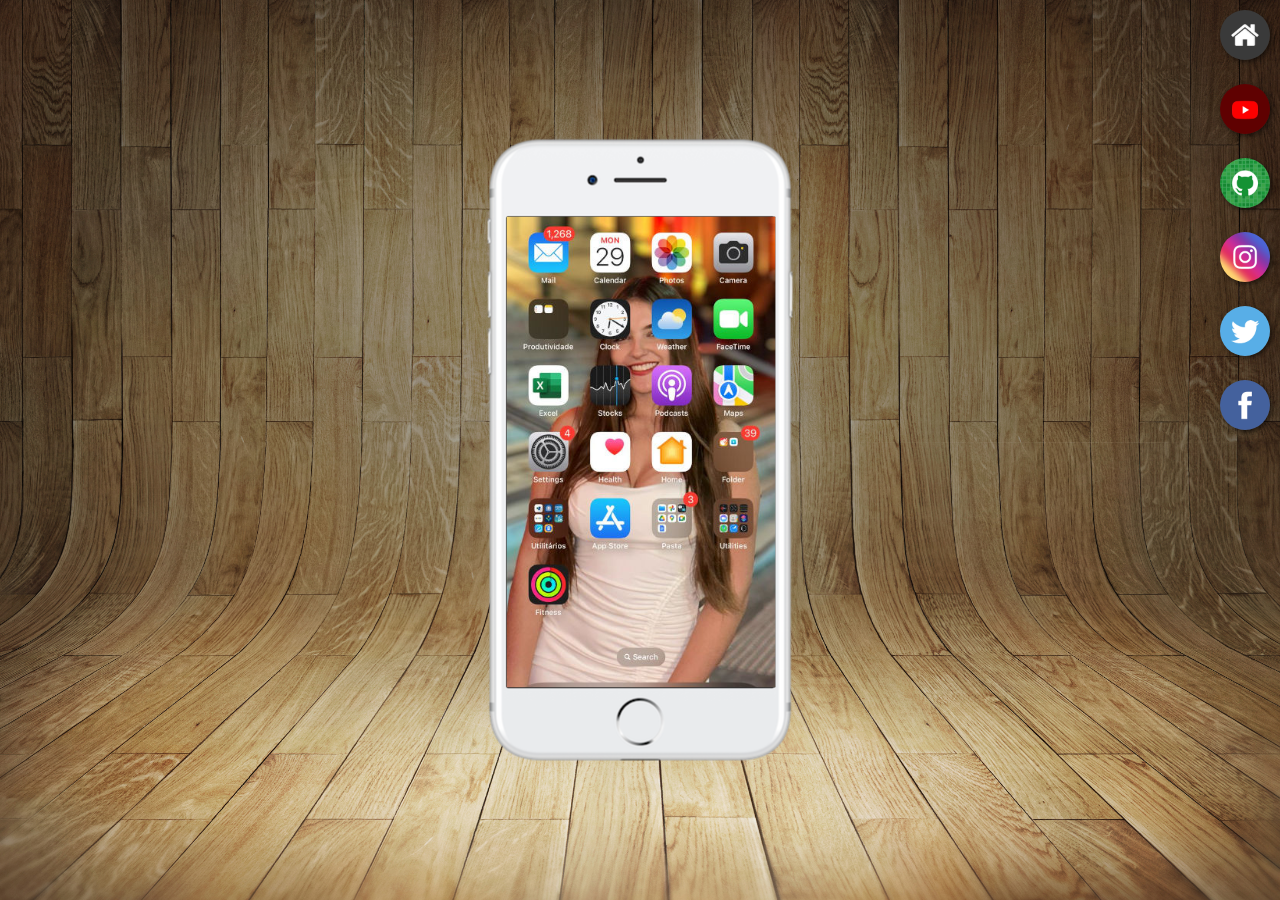
<file: index.html>
<!DOCTYPE html>
<html lang="en">

<head>
    <meta charset="UTF-8">
    <meta name="viewport" content="width=device-width, initial-scale=1.0">
    <title>Projeto Redesocial</title>
    <link rel="shortcut icon" href="favicon.ico" type="image/x-icon">
    <link rel="stylesheet" href="style.css">
</head>

<body>
    <main>
        <section id="telefone">
            <iframe src="imagens/home.html" name="tela" id="tela" frameborder="0"></iframe>

        </section>
        <section id="redessociais">
            <a href="imagens/home.html" target="tela"><img src="imagens/logo-home.jpg" alt="home"></a><br>
            <a href="youtube.html" target="tela"><img src="imagens/logo-youtube.jpg" alt="youtube"></a><br>
            <a href="github.htm" target="tela"><img src="imagens/logo-github.jpg" alt="github"></a><br>
            <a href="instagram.html" target="tela"> <img src="imagens/logo-instagram.jpg" alt="instagram"></a><br>
            <a href="" target="tela"><img src="imagens/logo-twitter.jpg" alt="twitter"></a><br>
            <a href="" target="tela"><img src="imagens/logo-facebook.jpg" alt="logo-facebook"></a><br>


        </section>
    </main>

</body>

</html>
</file>
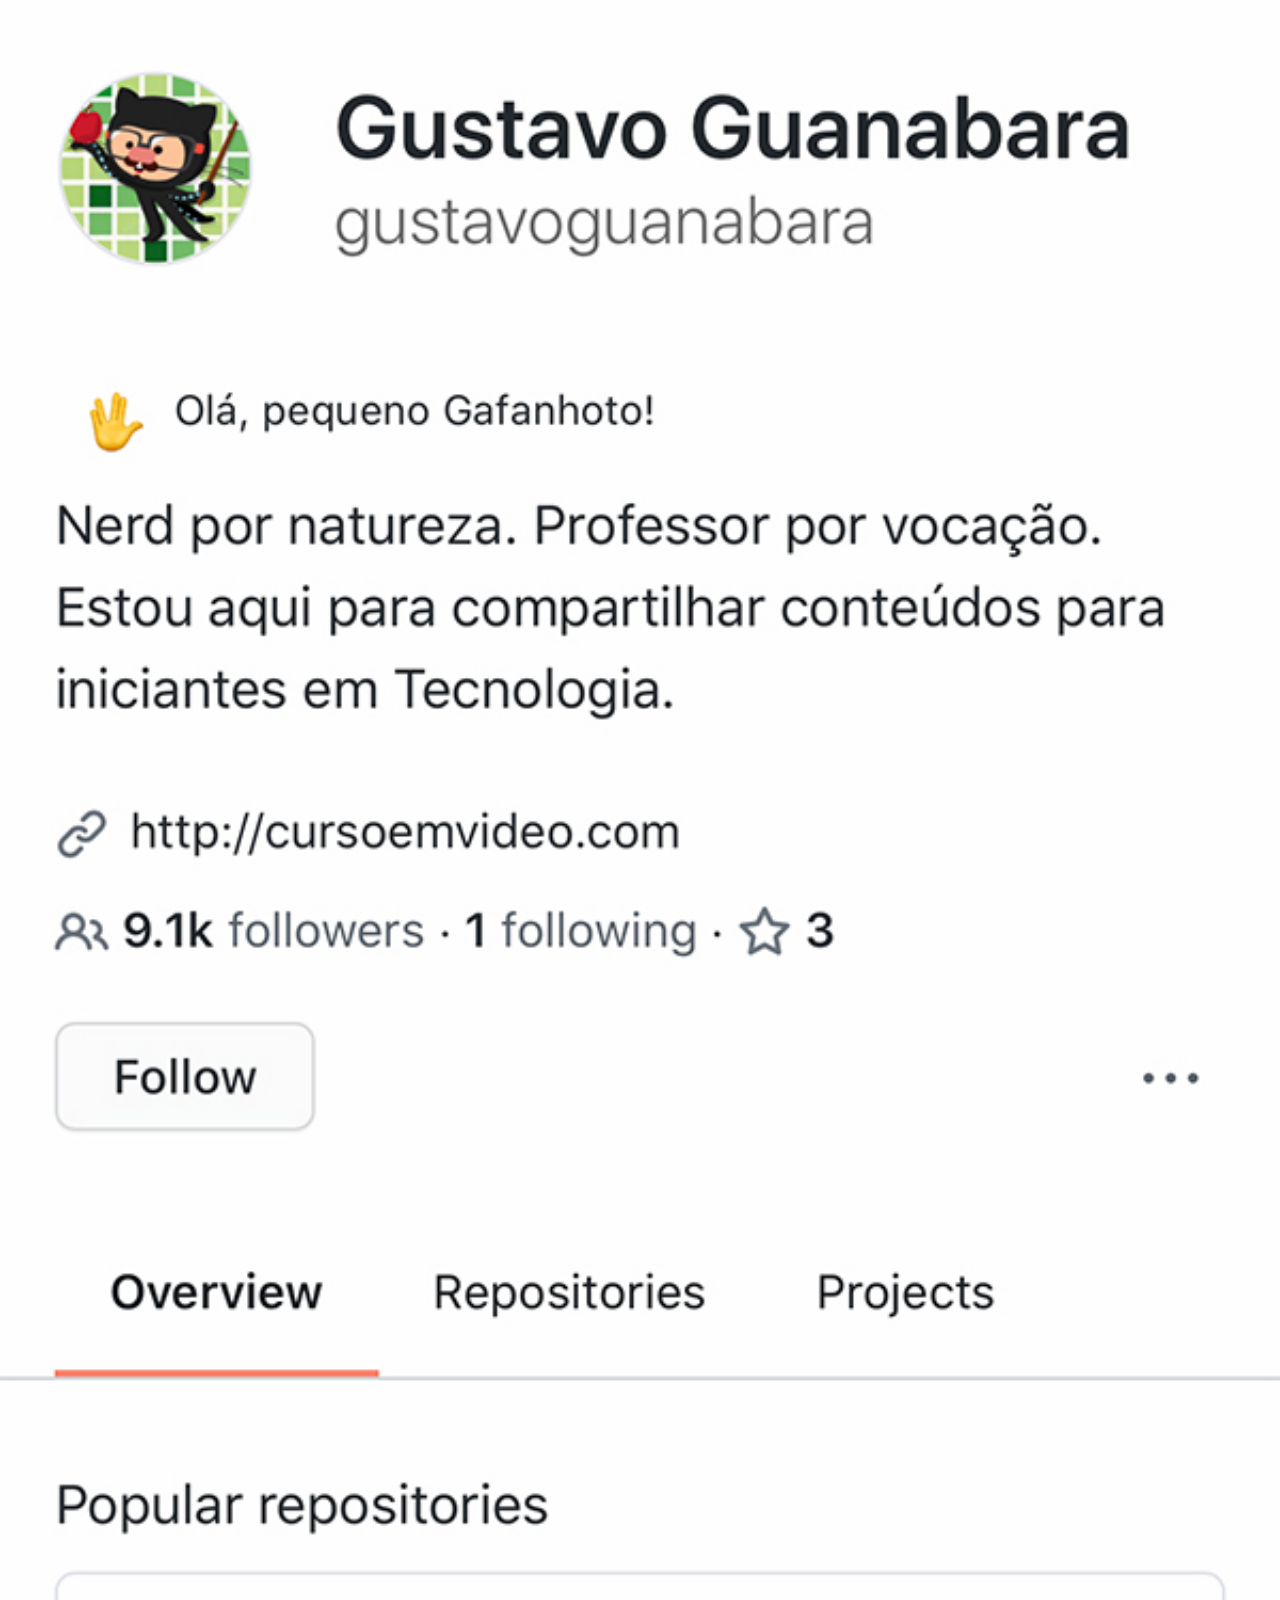
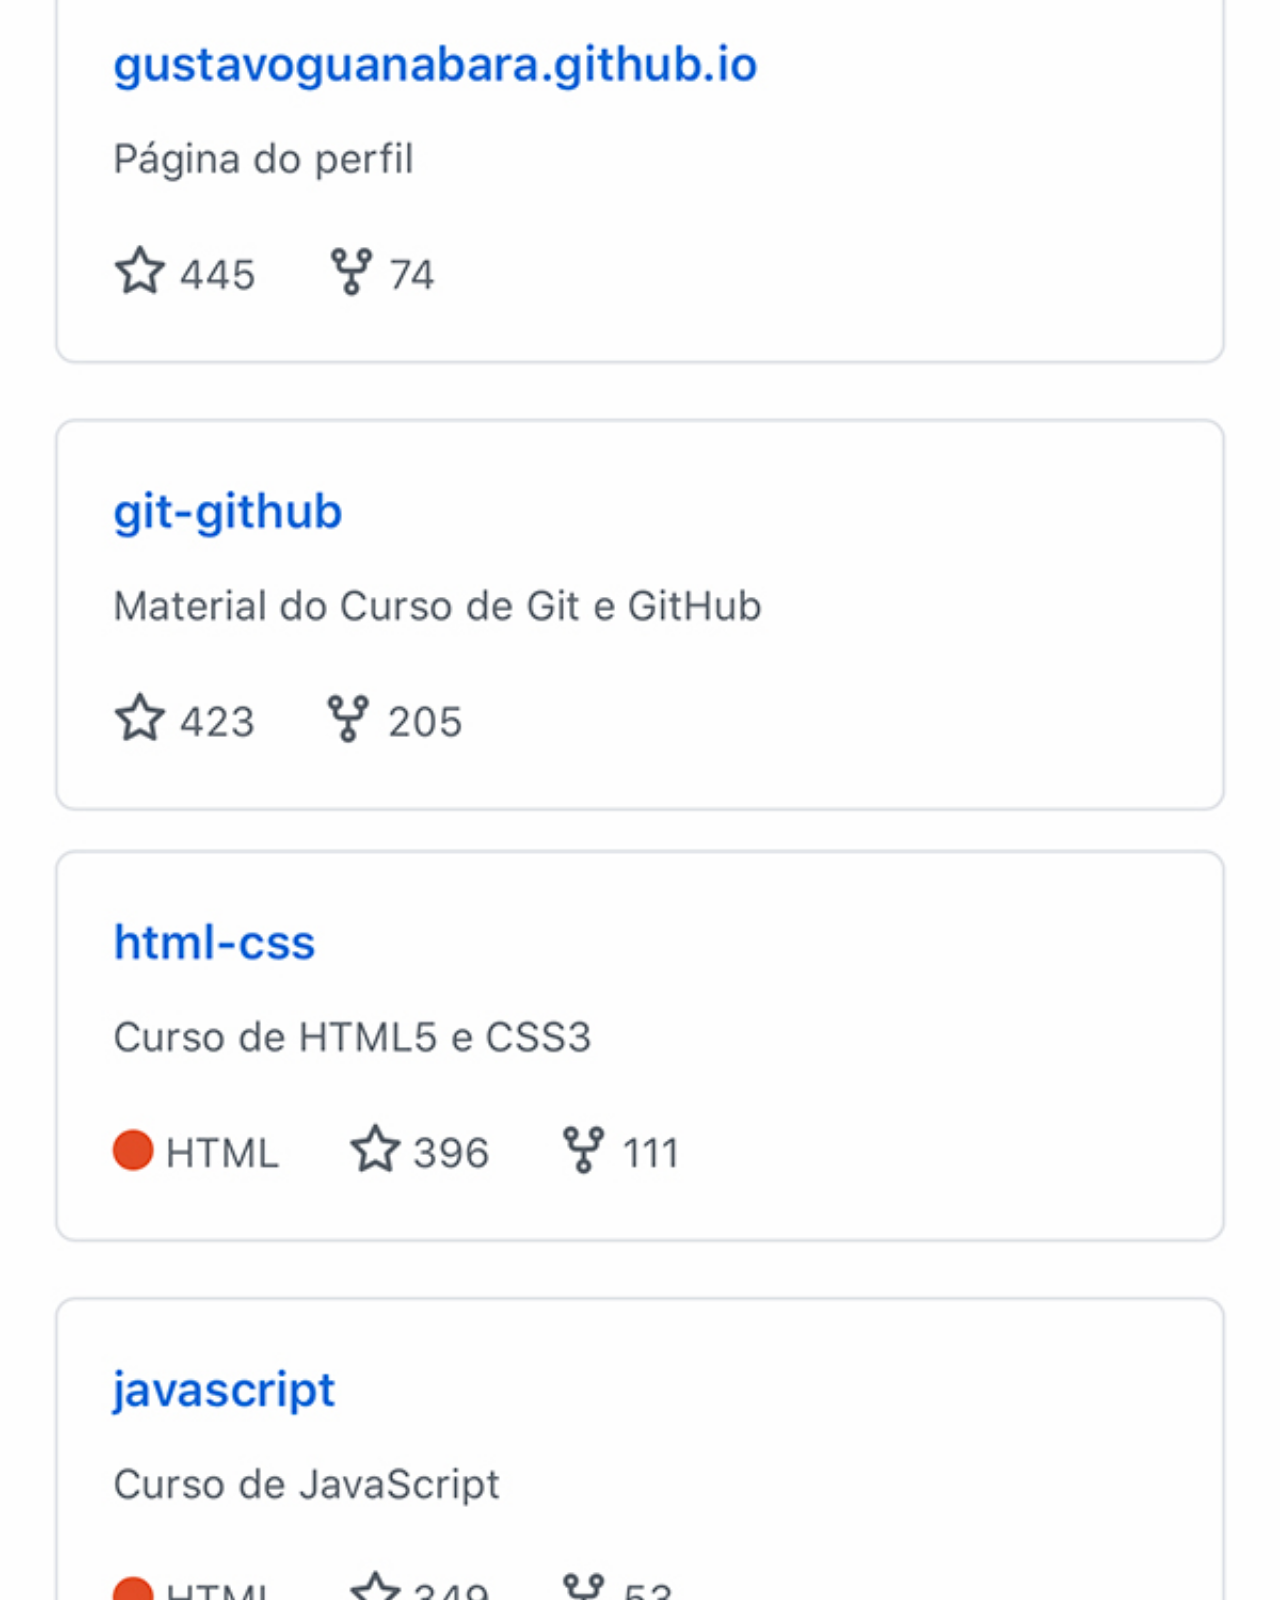
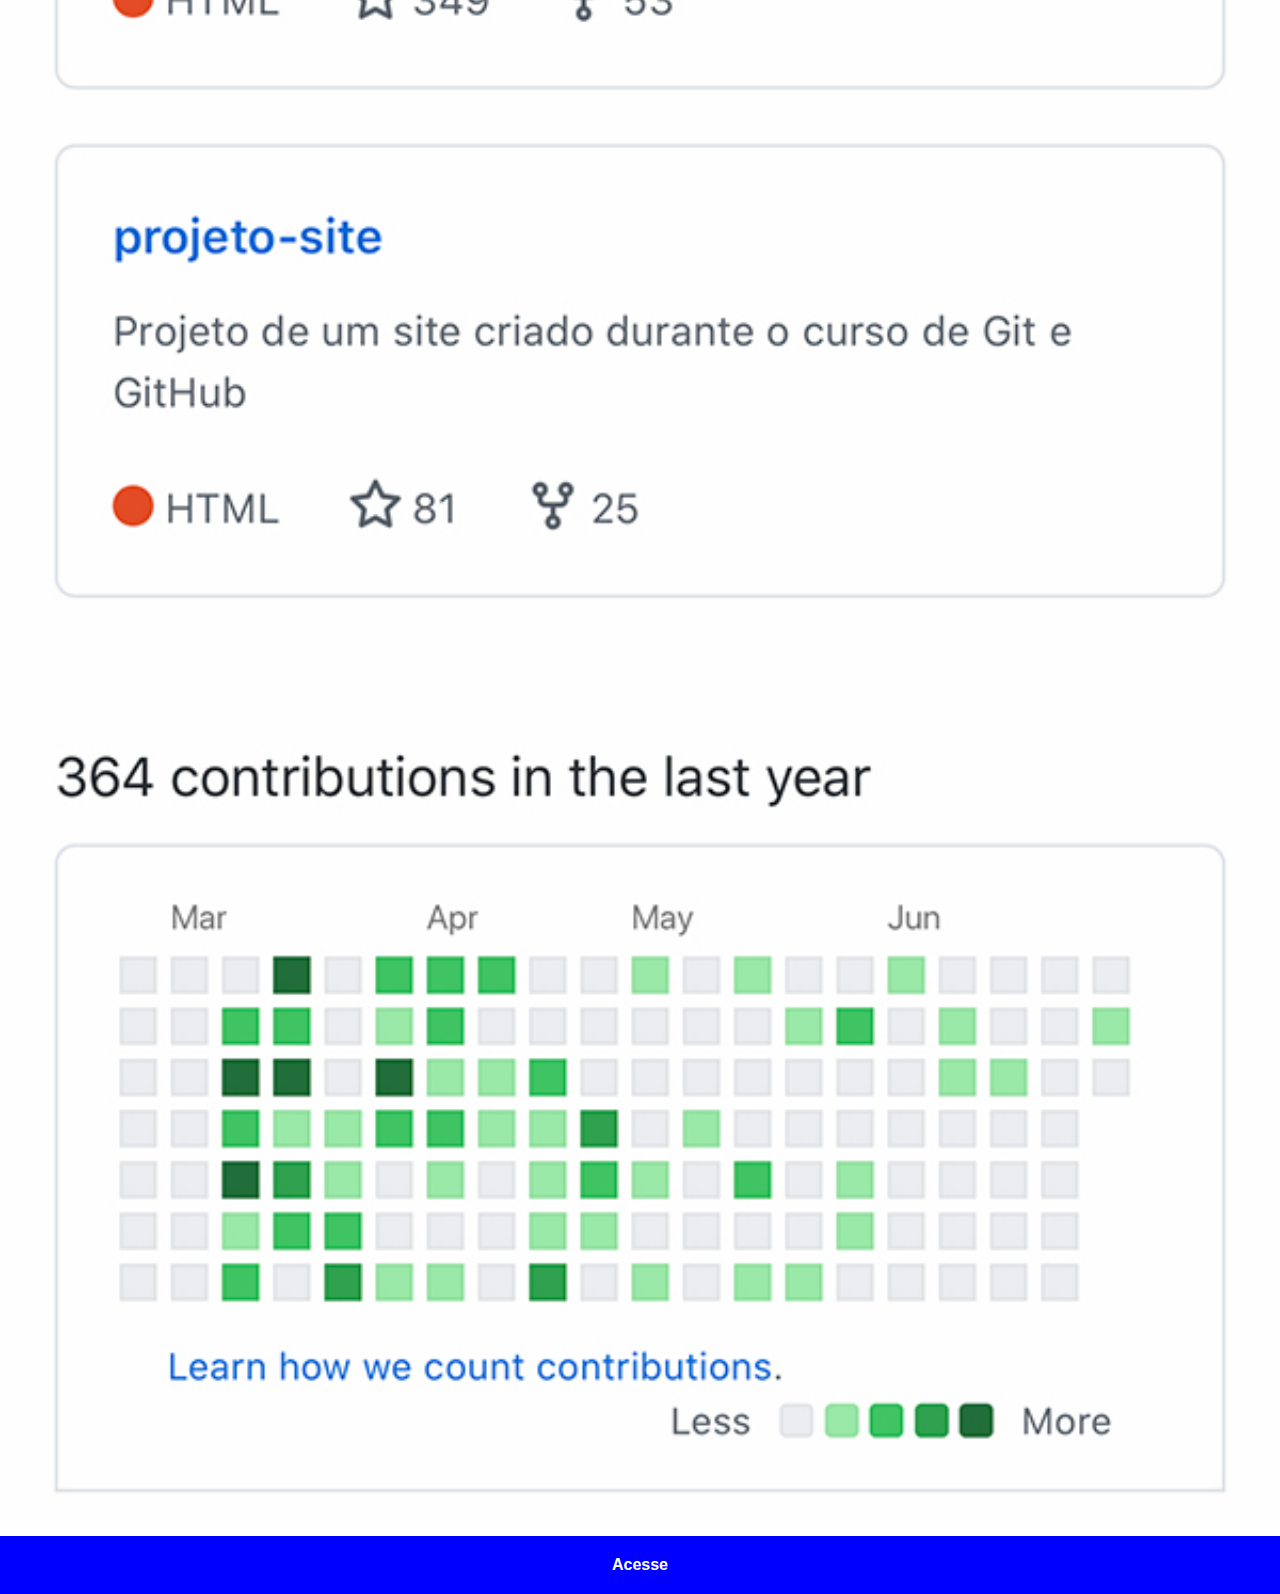
<file: github.htm>
<!DOCTYPE html>
<html lang="en">

<head>
    <meta charset="UTF-8">
    <meta name="viewport" content="width=device-width, initial-scale=1.0">
    <title>Document</title>
    <link rel="stylesheet" href="sociais.css">
</head>

<body>
    <img src="imagens/tela-github.jpg" alt="github">
    <a href="https://github.com/" target="_blank">Acesse</a>

</body>

</html>
</file>
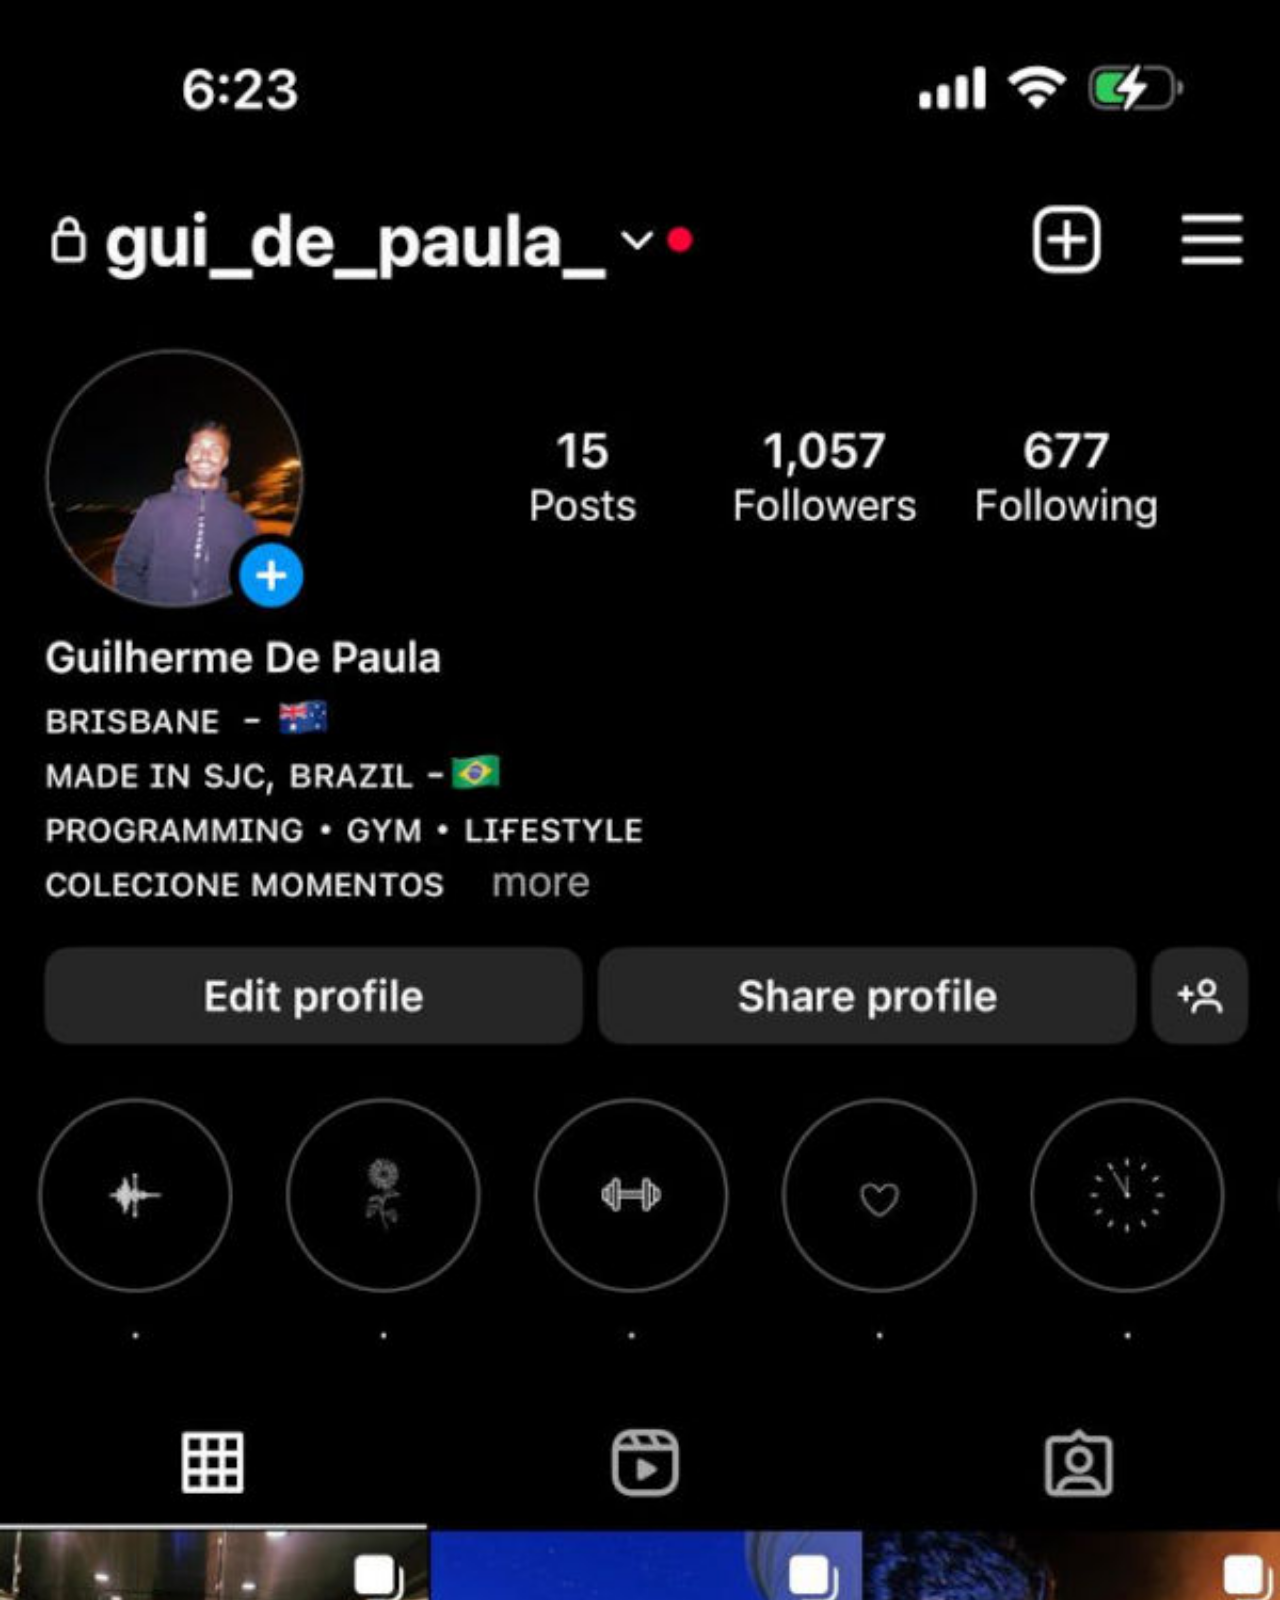
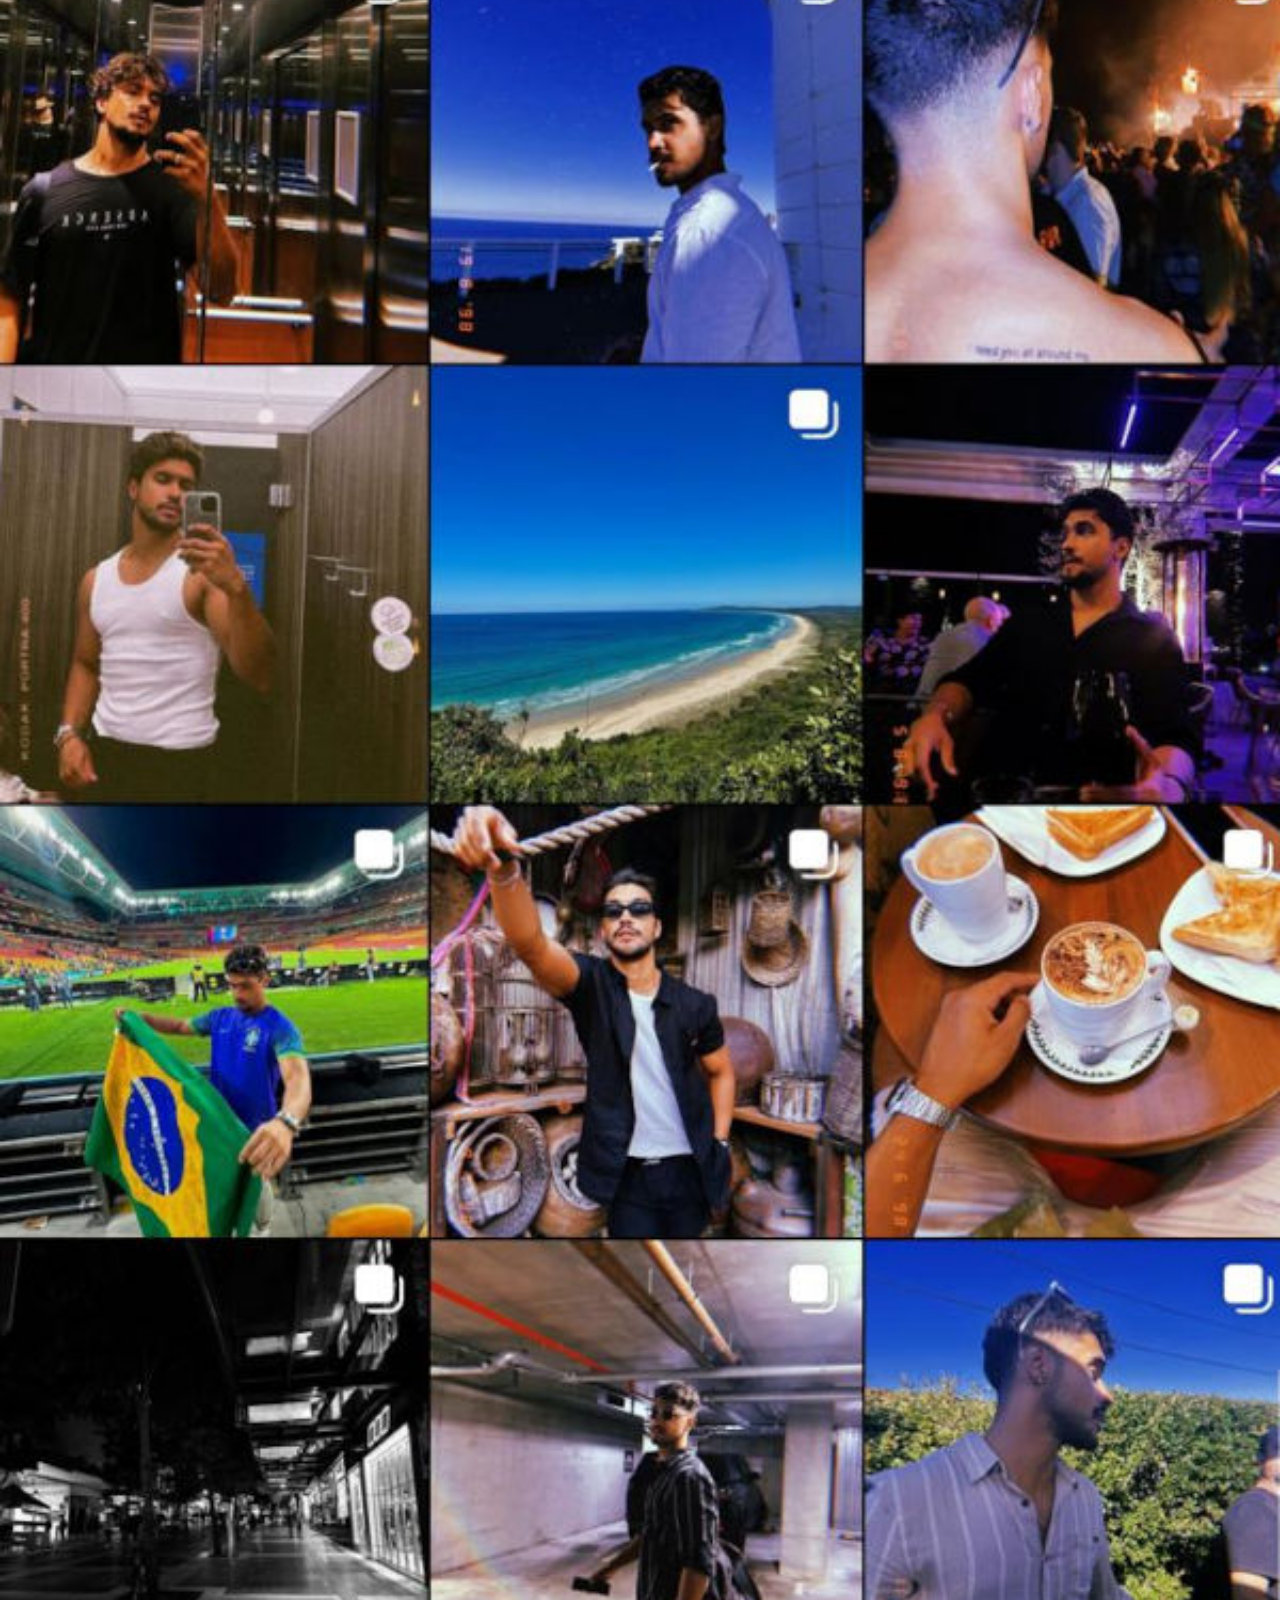
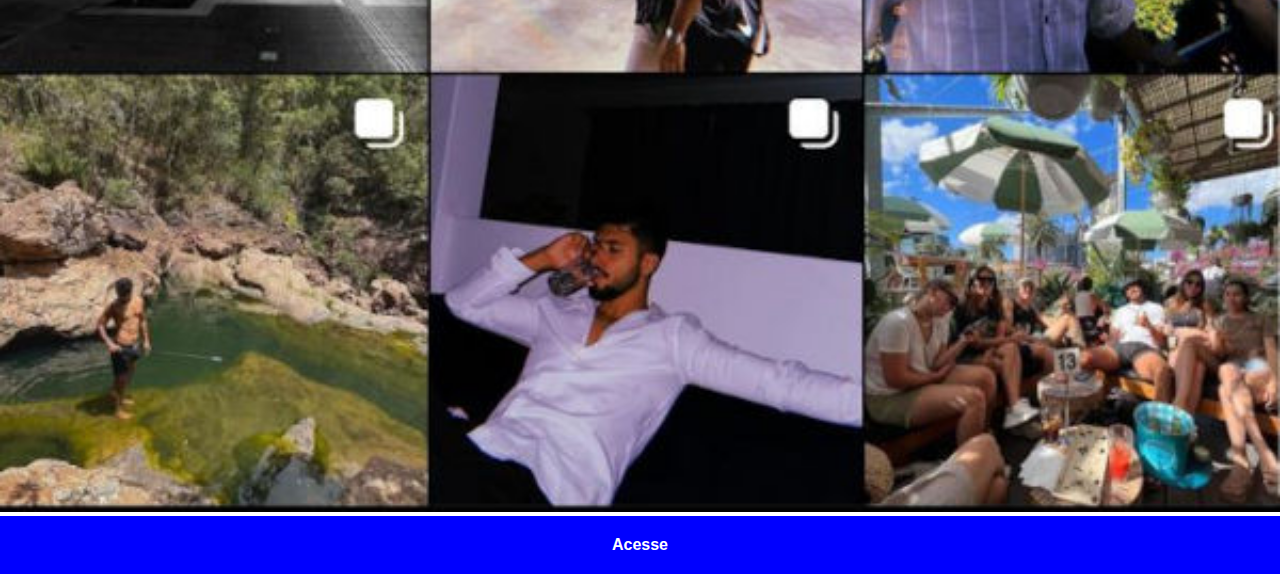
<file: instagram.html>
<!DOCTYPE html>
<html lang="en">

<head>
    <meta charset="UTF-8">
    <meta name="viewport" content="width=device-width, initial-scale=1.0">
    <title>Document</title>
    <link rel="stylesheet" href="sociais.css">
</head>

<body>
    <img src="imagens/tela-instagram.jpg" alt="insta">
    <a href="https://www.instagram.com/" target="_blank">Acesse</a>

</body>

</html>
</file>
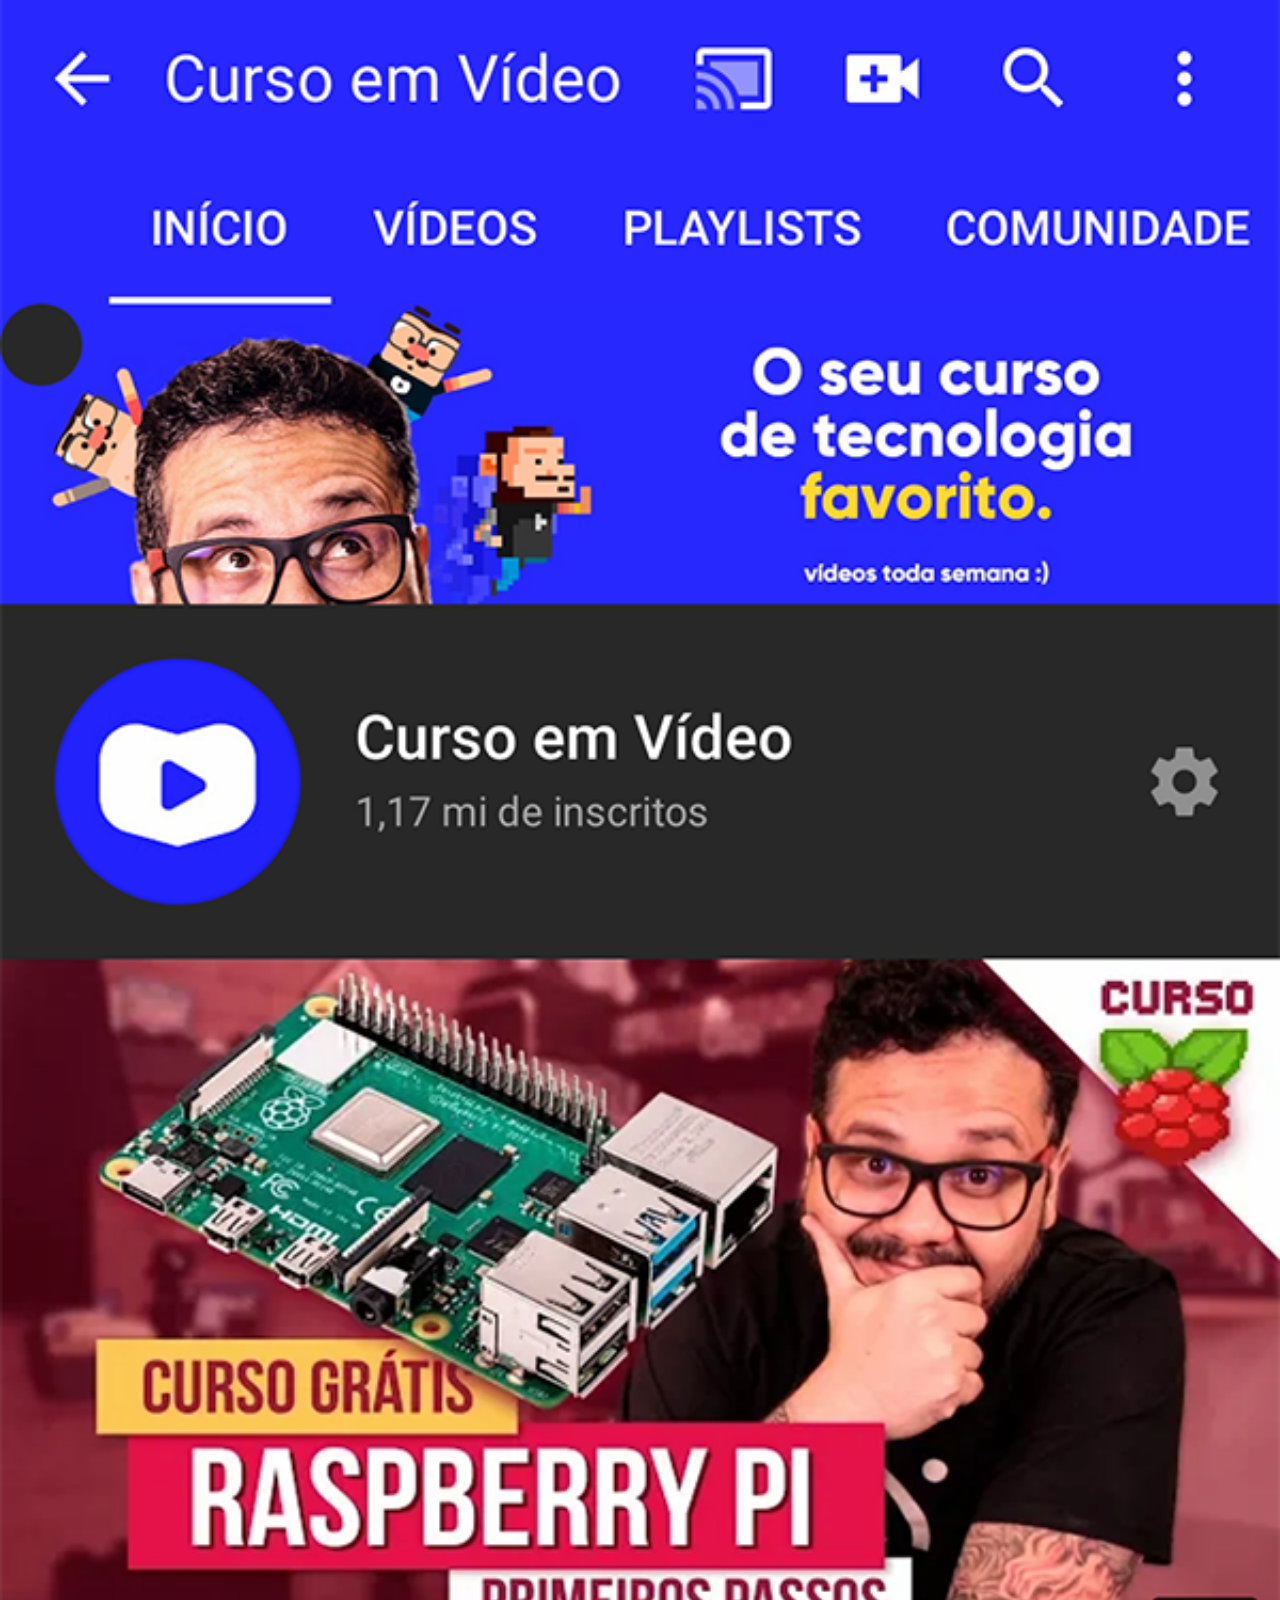
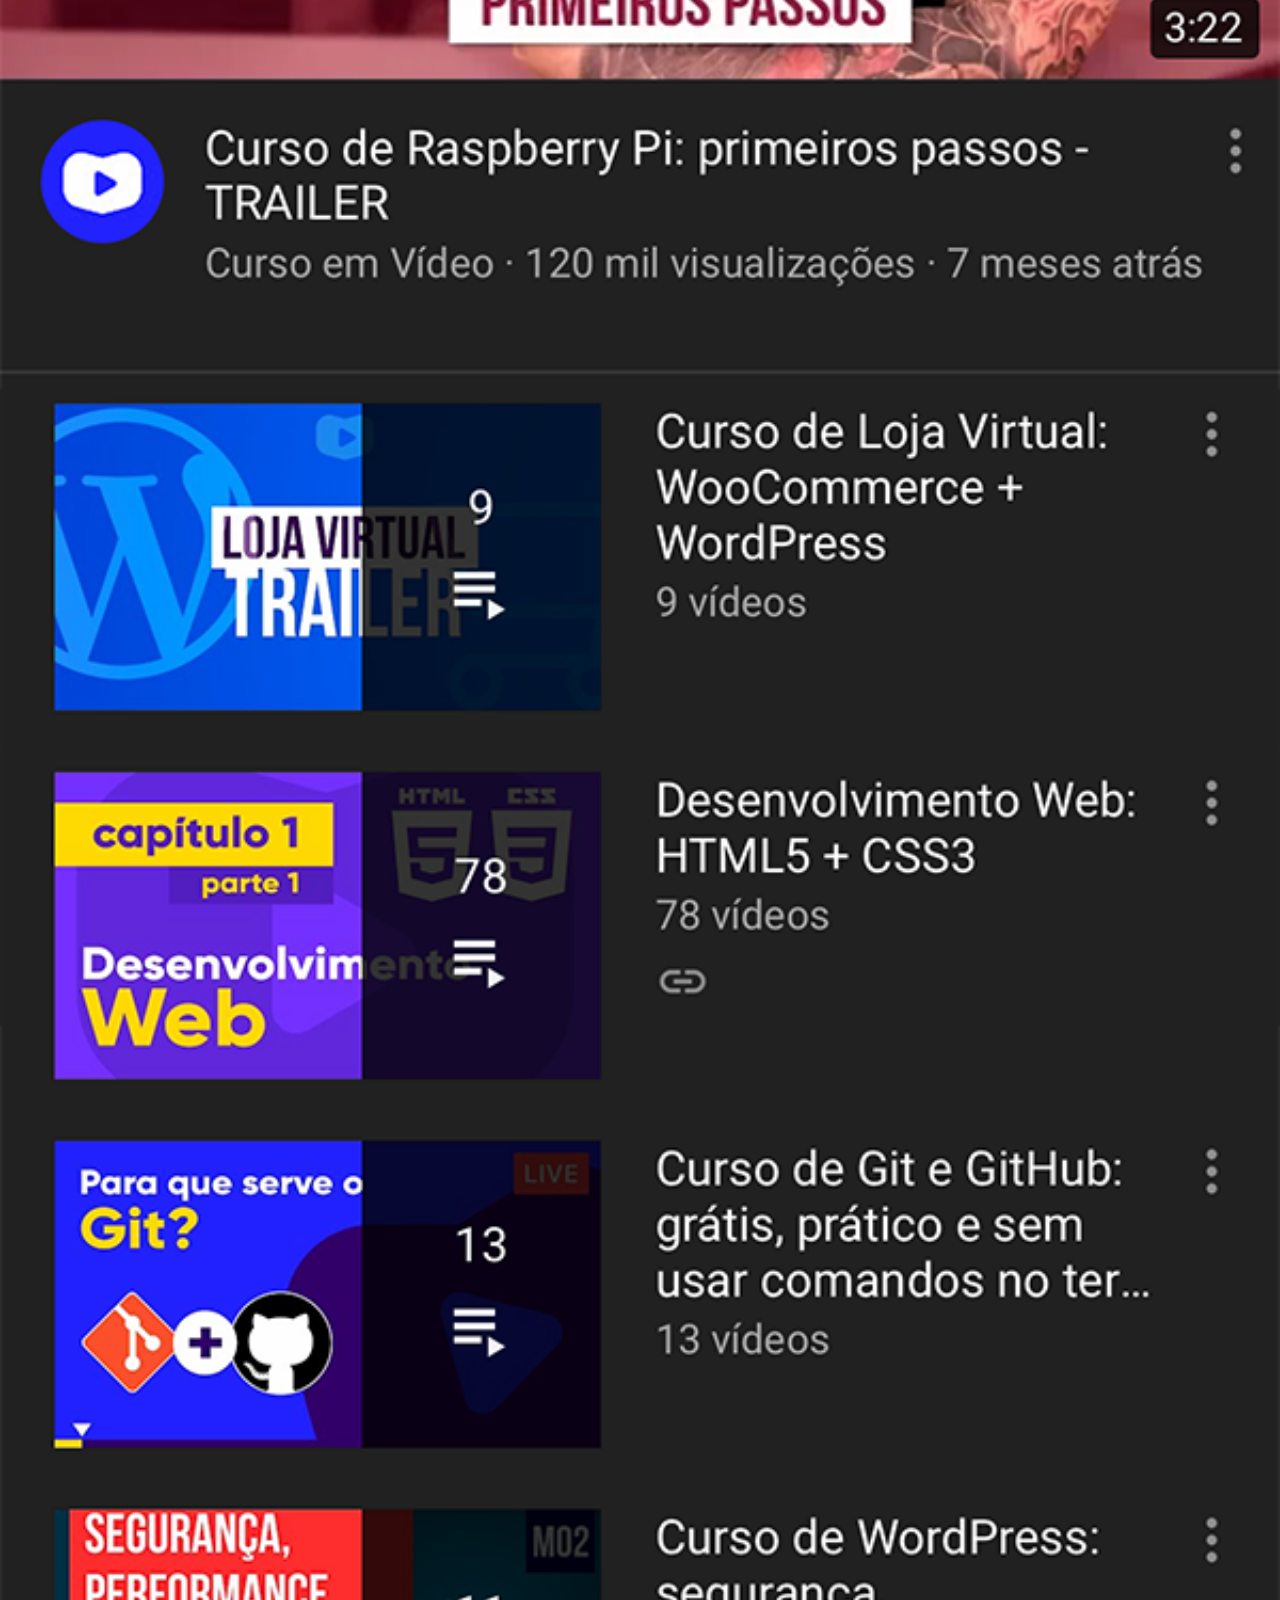
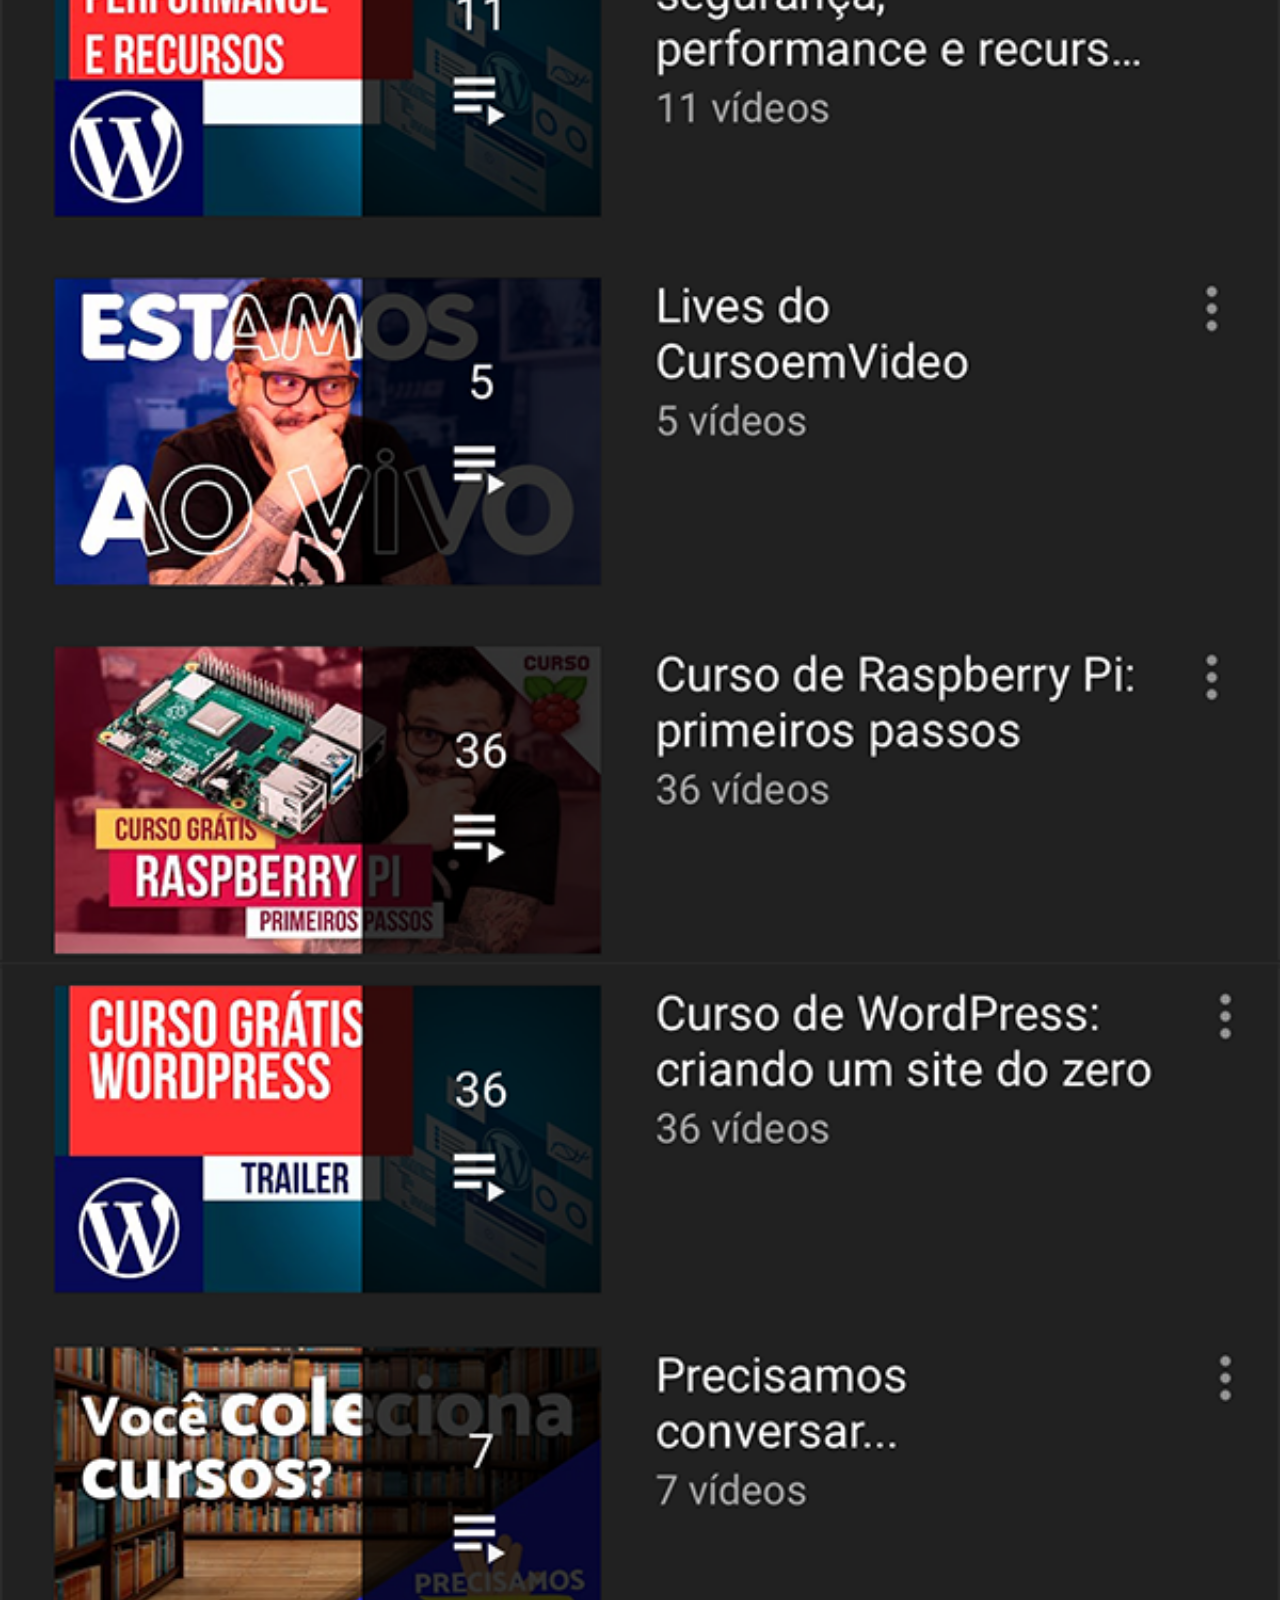
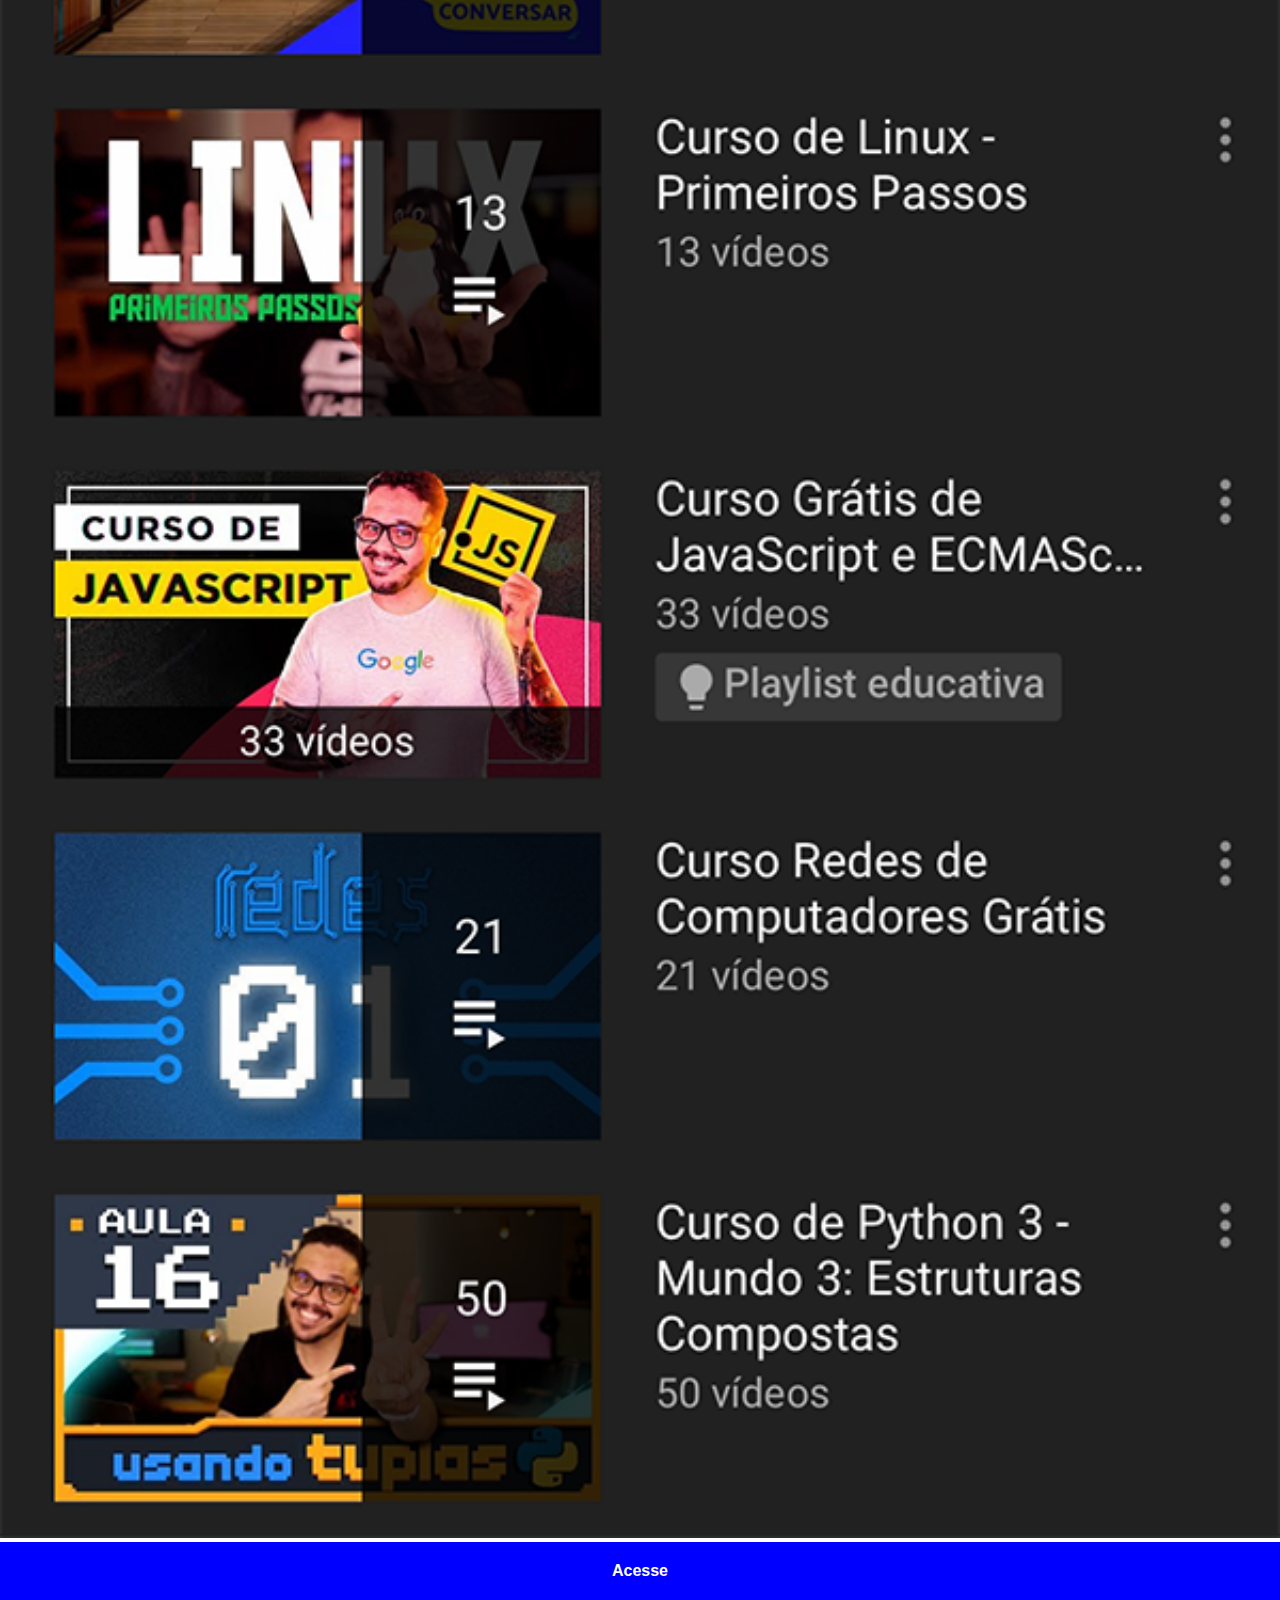
<file: youtube.html>
<!DOCTYPE html>
<html lang="en">

<head>
    <meta charset="UTF-8">
    <meta name="viewport" content="width=device-width, initial-scale=1.0">
    <title>Document</title>
    <link rel="stylesheet" href="sociais.css">
</head>

<body>
    <img src="imagens/tela-youtube.png" alt="telayoutube">
    <a href="https://www.youtube.com/watch?v=ar5UB2MxraE" target="_blank"> Acesse</a>

</body>

</html>
</file>
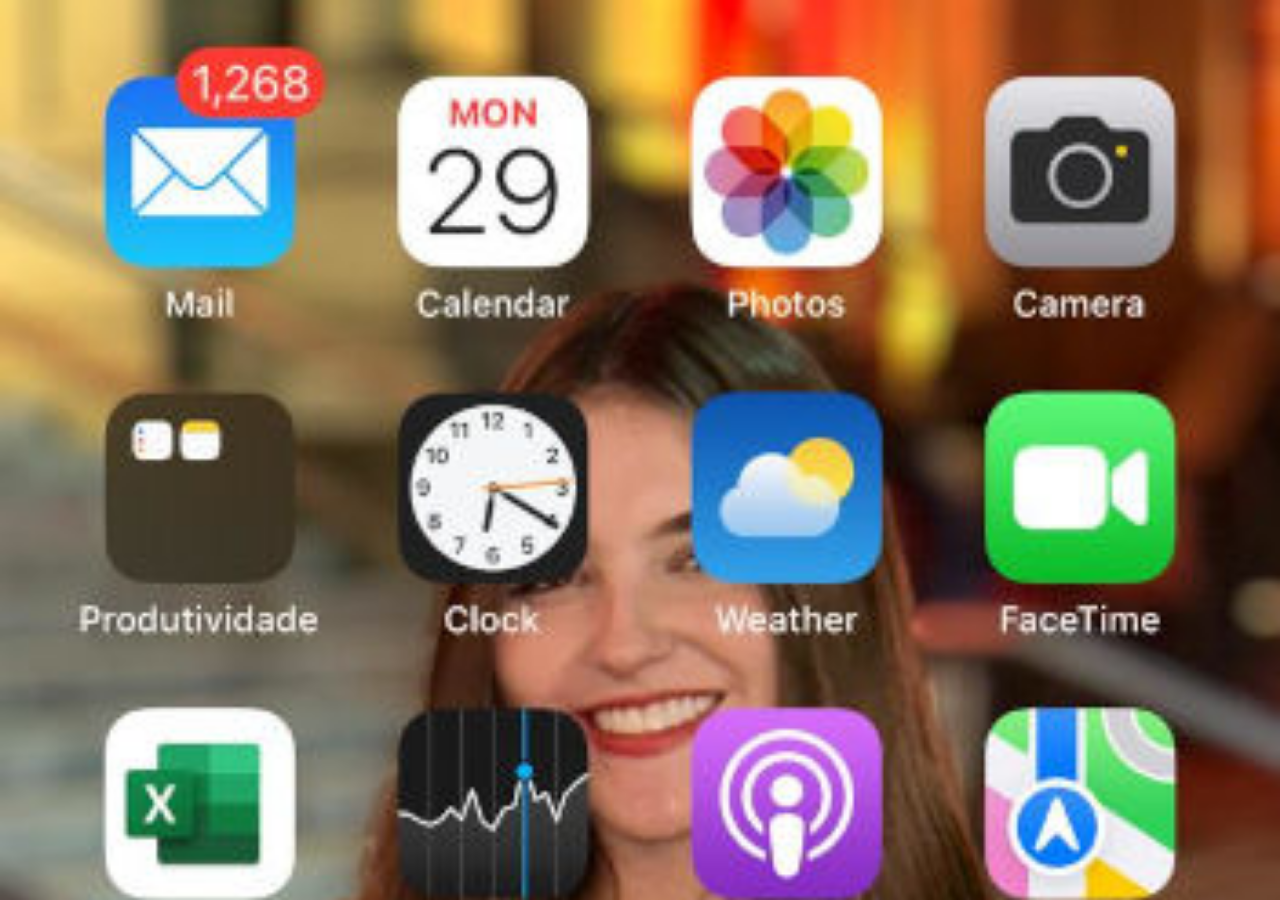
<file: imagens/home.html>
<!DOCTYPE html>
<html lang="en">
<head>
    <meta charset="UTF-8">
    <meta name="viewport" content="width=device-width, initial-scale=1.0">
    <title>home</title>
    <style>
        *{
            margin: 0%;
            padding: 0%;
        }
        body{
            width: 100vw;
            height: 100vh;
            background: black url(tela-home.jpg) no-repeat top center  ;
            background-size: cover;
        }

    </style>
</head>
<body>
    
</body>
</html>
</file>
<file: style.css>
@charset "UTF-8";

* {
    margin: 0%;
    padding: 0%;
    font-family: Arial, Helvetica, sans-serif;
}

html, body {
    height: 100vh;
    width: 100vw;
    background-color: black;
}

body {
    background: url('imagens/fundo-madeira.jpg') no-repeat top center;
    background-size: cover;
    background-attachment: fixed;
}

main {
    position: relative;
    height: 100vh;   
    
}


section#telefone{
    position: absolute;
    top: 50%;
    left: 50%;
    transform: translate(-50%,-50%) ;

    height: 627px;
    width: 311px;
    background: url(imagens/frame-iphone.png) no-repeat;
}

iframe#tela{
    position: relative;
    top: 80px;
    left: 22px;
    width: 269px;
    height: 471px;
}

section#redessociais > a > img {
    width: 50px;
    margin: 10px;
    border-radius: 50%;
    box-shadow: 2px 2px 5px rgba(0, 0, 0, 0.555);
    box-sizing: border-box;
}

section#redessociais > a > img:hover {
    box-shadow: 2px 2px 5px rgb(0, 0, 0);
    transition-duration: 0.5s;
    border: 2px solid rgba(0, 0, 0, 0.486);
    transform: translate(-3px,-3px);
}

section#redessociais{
    text-align: right;
}
</file>
<file: sociais.css>
@charset "UTF-8";


* {
    margin: 0%;
    padding: 0%;
    font-family: Arial, Helvetica, sans-serif;
}

::-webkit-scrollbar {
    width: 0px;
    height: 0px;
}

img {
    width: 100vw;
}

a {
    display: block;
    background-color: blue;
    padding: 20px;
    text-align: center;
    font-weight: bolder;
    text-decoration: none;
    color: white;

}

a:hover {
    background-color: rgb(0, 0, 102);
    transition-duration: 0.5s;
}
</file>
